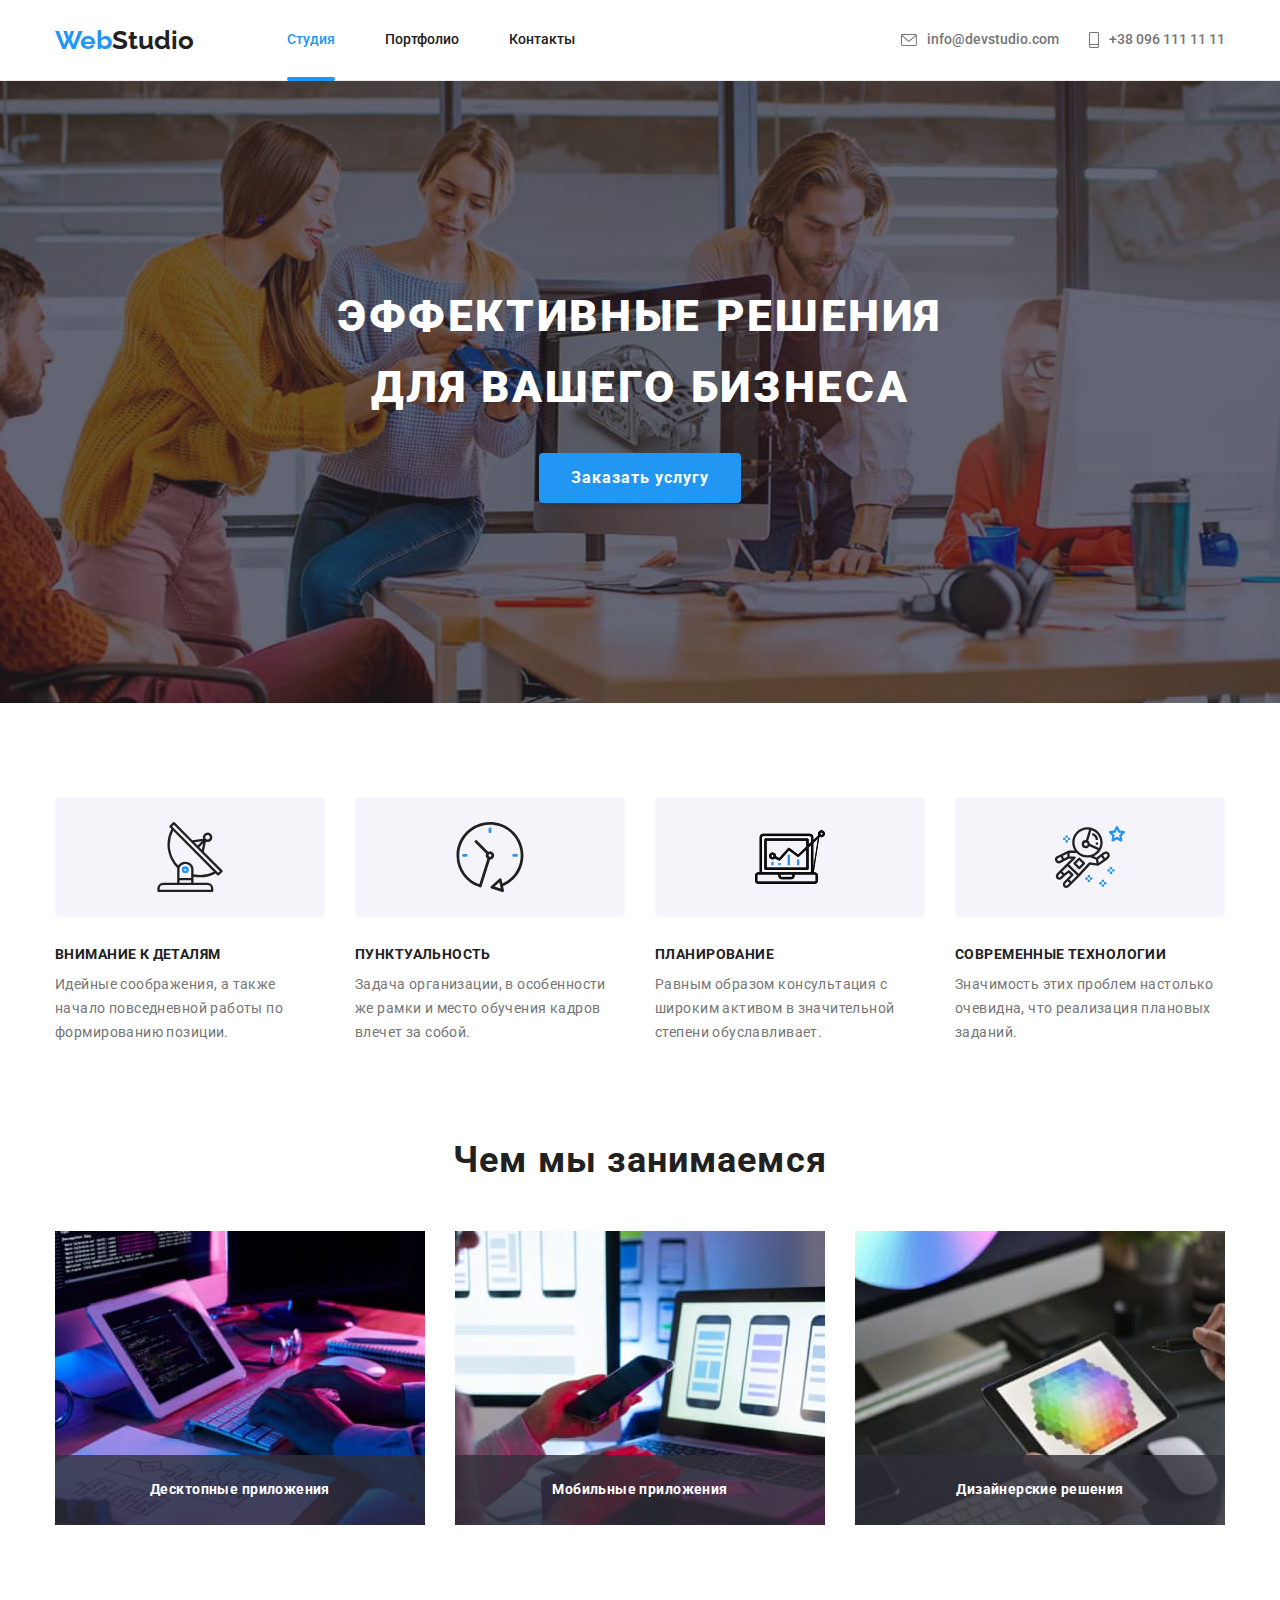
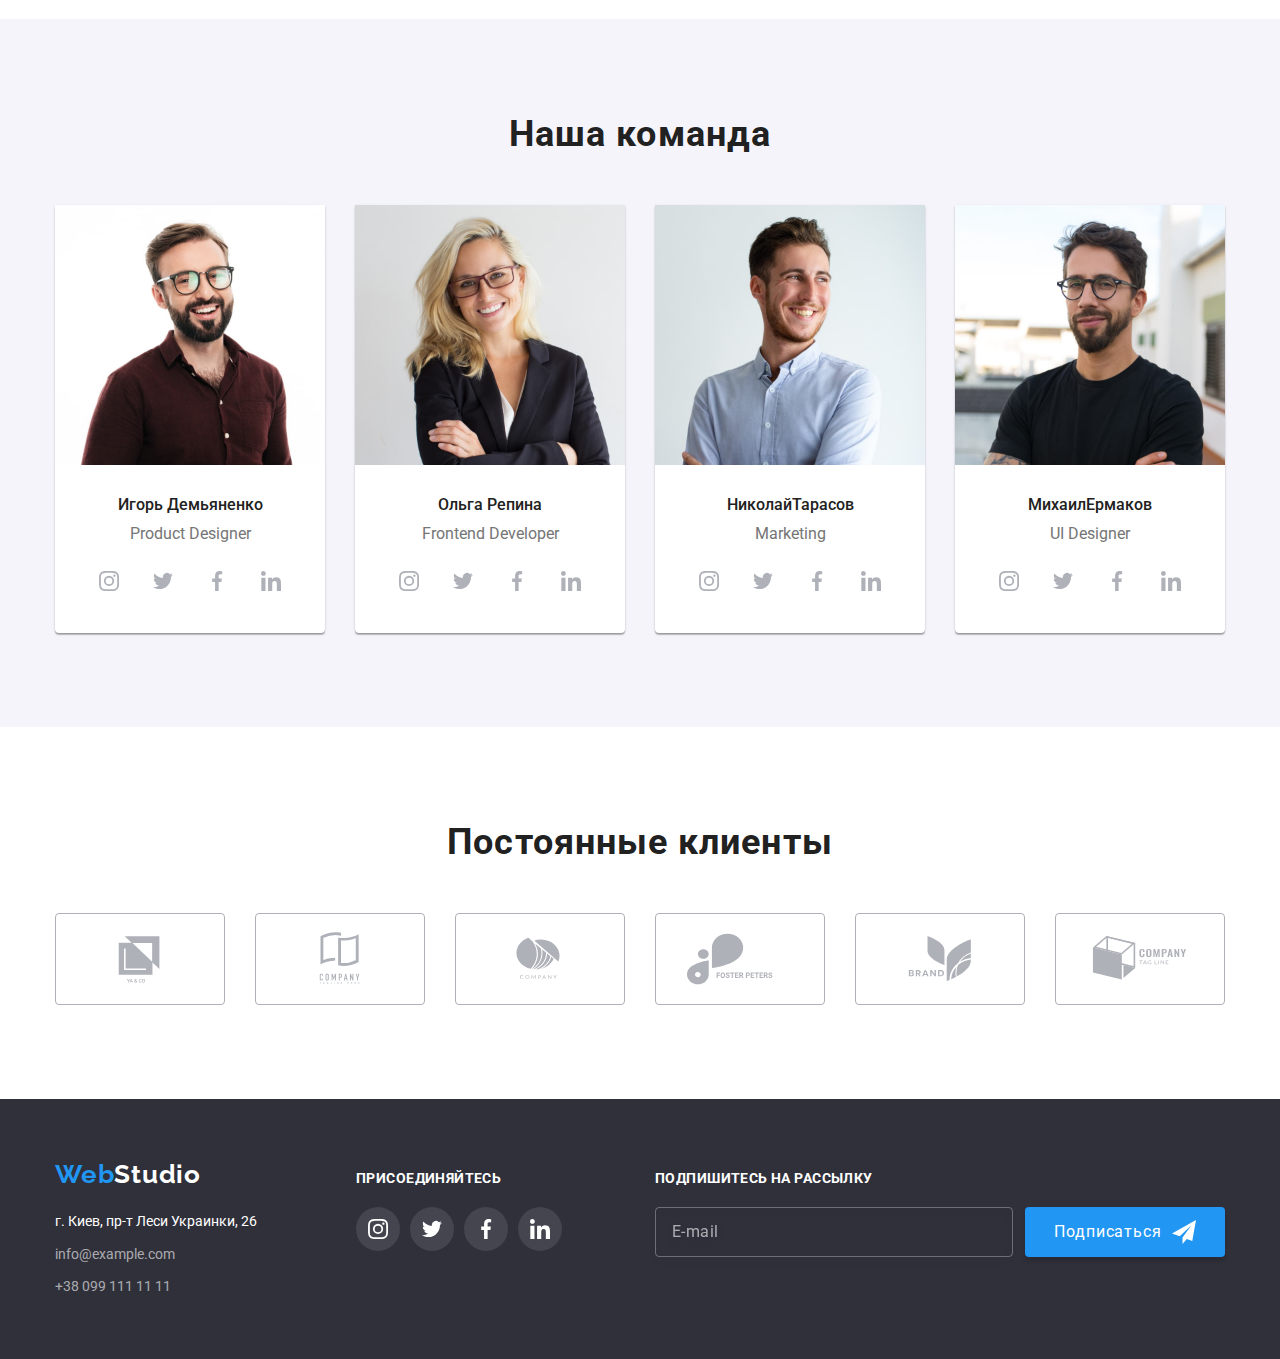
<file: index.html>
<!DOCTYPE html>
<html lang="ru">
  <head>
    <meta charset="UTF-8" />
    <meta http-equiv="X-UA-Compatible" content="IE=edge" />
    <meta name="viewport" content="width=device-width, initial-scale=1.0" />
    <title>WebStudio</title>
    <link
      rel="stylesheet"
      href="https://cdnjs.cloudflare.com/ajax/libs/modern-normalize/1.1.0/modern-normalize.min.css"
    />
    <link
      href="https://fonts.googleapis.com/css2?family=Raleway:wght@700&family=Roboto:wght@400;500;700;900&display=swap"
      rel="stylesheet"
    />
    <link rel="stylesheet" href="./css/main.min.css" />
  </head>
  <body>
    <!--шапка сайта-->
    <header class="header">
      <div class="container header__container">
        <a class="header__logo" href="./index.html"
          ><span class="header__logo-1">Web</span>Studio
        </a>
        <nav class="header__nav">
          <ul class="site-nav list">
            <li class="site-nav__items">
              <a class="site-nav__link current" href="./index.html">Студия</a>
            </li>
            <li class="site-nav__items">
              <a class="site-nav__link" href="./portfolio.html">Портфолио</a>
            </li>
            <li class="site-nav__items">
              <a class="site-nav__link" href="">Контакты</a>
            </li>
          </ul>
        </nav>
        <ul class="call list">
          <li class="call__items">
            <a class="call__link" href="mailto:info@devstudio.com">
              <svg class="call__emeil-icon">
                <use href="./images/icons.svg#icon-emeil"></use>
              </svg>
              info@devstudio.com
            </a>
          </li>
          <li class="call__items">
            <a class="call__link" href="tell:+380961111111">
              <svg class="call__tel-icon">
                <use href="./images/icons.svg#icon-tel"></use>
              </svg>
              +38 096 111 11 11</a
            >
          </li>
        </ul>
        <button
          type="button"
          class="menu-open-btn is-open"
          aria-expanded="false"
          data-menu-button
        >
          <svg
            width="24px"
            height="16px"
            class="menu-open-btn__icon menu-icon__open"
            aria-label="Переключатель мобильного меню"
          >
            <use href="./images/icons.svg#icon-menu_24px" class=""></use>
          </svg>
          <svg width="18.67px" height="18.67px" class="menu-icon__close">
            <use href="./images/icons.svg#icon-vector" class=""></use>
          </svg>
        </button>
        <div class="container-menu" data-menu>
          <div class="container-menu_top">
            <ul class="list">
              <li class="container-menu_item">
                <a href="./index.html" class="container-menu_link current"
                  >Студия</a
                >
              </li>
              <li class="container-menu_item">
                <a href="./portfolio.html" class="container-menu_link"
                  >Портфолио</a
                >
              </li>
              <li class="container-menu_item">
                <a href="" class="container-menu_link">Контакты</a>
              </li>
            </ul>
          </div>
          <div class="container-menu_bottom">
            <ul class="container-menu_call list">
              <li class="container-menu_tel">+38 096 111 11 11</li>
              <li class="container-menu_mail">info@devstudio.com</li>
            </ul>
            <ul class="menu-social-list list">
              <li class="menu-social-list__item">
                <a
                  href=""
                  class="menu-social-list__link link"
                  target="_blank"
                  rel="noopener noreferrer"
                  >Instagram</a
                >
              </li>
              <li class="menu-social-list__item">
                <a
                  href=""
                  target="_blank"
                  rel="noopener noreferrer"
                  class="menu-social-list__link"
                  >Twitter</a
                >
              </li>
              <li class="menu-social-list__item">
                <a
                  href=""
                  target="_blank"
                  rel="noopener noreferrer"
                  class="menu-social-list__link"
                  >Facebook</a
                >
              </li>
              <li class="menu-social-list__item">
                <a
                  href=""
                  target="_blank"
                  rel="noopener noreferrer"
                  class="menu-social-list__link"
                  >LinkedIn</a
                >
              </li>
            </ul>
          </div>
        </div>
      </div>
    </header>
    <main>
      <!--герой-->
      <section class="hero">
        <div class="container">
          <h1 class="hero__title">
            Эффективные решения <br />
            для вашего бизнеса
          </h1>
          <button data-modal-open class="hero__btn" type="button">
            Заказать услугу
          </button>
        </div>
      </section>
      <!--преимущества-->
      <section class="section">
        <div class="container">
          <h2 class="hidden-header">Наши преимущества</h2>
          <ul class="benefits list">
            <li class="benefits__card">
              <div class="benefits__border">
                <svg class="benefits__icon">
                  <use href="./images/icons.svg#icon-antena"></use>
                </svg>
              </div>

              <h3 class="benefits__title">Внимание к деталям</h3>
              <p class="benefits__text">
                Идейные соображения, а также начало повседневной работы по
                формированию позиции.
              </p>
            </li>
            <li class="benefits__card">
              <div class="benefits__border">
                <svg class="benefits__icon">
                  <use href="./images/icons.svg#icon-chasi"></use>
                </svg>
              </div>
              <h3 class="benefits__title">Пунктуальность</h3>
              <p class="benefits__text">
                Задача организации, в особенности же рамки и место обучения
                кадров влечет за собой.
              </p>
            </li>
            <li class="benefits__card">
              <div class="benefits__border">
                <svg class="benefits__icon">
                  <use href="./images/icons.svg#icon-comp"></use>
                </svg>
              </div>
              <h3 class="benefits__title">Планирование</h3>
              <p class="benefits__text">
                Равным образом консультация с широким активом в значительной
                степени обуславливает.
              </p>
            </li>
            <li class="benefits__card">
              <div class="benefits__border">
                <svg class="benefits__icon">
                  <use href="./images/icons.svg#icon-cosmonavt"></use>
                </svg>
              </div>
              <h3 class="benefits__title">Современные технологии</h3>
              <p class="benefits__text">
                Значимость этих проблем настолько очевидна, что реализация
                плановых заданий.
              </p>
            </li>
          </ul>
        </div>
      </section>
      <!--примеры работ-->
      <section class="section works">
        <div class="container">
          <h2 class="title-two">Чем мы занимаемся</h2>
          <ul class="works-examples list">
            <li class="works-examples__item">
              <div class="works-examples__bkg">
                <img
                  srcset="
                    ./images/desk-soft-1x.jpg 1x,
                    ./images/desk-soft-2x.jpg 2x
                  "
                  src="./images/desk-soft-1x.jpg"
                  alt="Человек набирает текст на клавиатуре планшета"
                  width="370"
                />
                <p class="works-examples__text">Десктопные приложения</p>
              </div>
            </li>
            <li class="works-examples__item">
              <div class="works-examples__bkg">
                <img
                  srcset="
                    ./images/mob-soft-1x.jpg 1x,
                    ./images/mob-soft-2x.jpg 2x
                  "
                  src="./images/mob-soft-1x.jpg"
                  alt="человек с телефоном работает за ноутбуком"
                  width="370"
                />
                <p class="works-examples__text">Мобильные приложения</p>
              </div>
            </li>
            <li class="works-examples__item">
              <div class="works-examples__bkg">
                <img
                  srcset="./images/design-1x.jpg 1x, ./images/design-2x.jpg 2x"
                  src="./images/design-1x.jpg"
                  alt="рука с планшетом"
                  width="370"
                />
                <p class="works-examples__text">Дизайнерские решения</p>
              </div>
            </li>
          </ul>
        </div>
      </section>
      <!--сотрудники-->
      <section class="employee section">
        <div class="container">
          <h2 class="title-two">Наша команда</h2>
          <ul class="employee__list list">
            <li class="employee__card">
              <picture>
                <source
                  srcset="
                    ./images/igor-demianenko-1x.jpg 1x,
                    ./images/igor-demianenko-2x.jpg 2x
                  "
                  media="(min-width:1200px)"
                />
                <source
                  srcset="
                    ./images/igor-demianenko-tablet-1x.jpg 1x,
                    ./images/igor-demianenko-tablet-2x.jpg 2x
                  "
                  media="(min-width:768px)"
                />
                <source
                  srcset="
                    ./images/igor-demianenko-mobile-1x.jpg 1x,
                    ./images/igor-demianenko-mobile-2x.jpg 2x
                  "
                  media="(min-width:320px)"
                />
                <img
                  src="./images/igor-demianenko-1x.jpg"
                  alt="Игорь Демьяненко"
                />
              </picture>

              <div class="employee__card-content">
                <h3 class="employee__name">Игорь Демьяненко</h3>
                <p class="employee__profession">Product Designer</p>

                <ul class="list network">
                  <li class="network__list">
                    <a class="network__link" href="/">
                      <svg class="network__icon" width="20px" height="20px">
                        <use href="./images/icons.svg#icon-insta"></use>
                      </svg>
                    </a>
                  </li>
                  <li class="network__list">
                    <a class="network__link" href="/">
                      <svg class="network__icon" width="20px" height="20px">
                        <use href="./images/icons.svg#icon-twit"></use>
                      </svg>
                    </a>
                  </li>
                  <li class="network__list">
                    <a class="network__link" href="/">
                      <svg class="network__icon" width="20px" height="20px">
                        <use href="./images/icons.svg#icon-facebook"></use>
                      </svg>
                    </a>
                  </li>
                  <li class="network__list">
                    <a class="network__link" href="/">
                      <svg class="network__icon" width="20px" height="20px">
                        <use href="./images/icons.svg#icon-linkedin"></use>
                      </svg>
                    </a>
                  </li>
                </ul>
              </div>
            </li>

            <li class="employee__card">
              <picture>
                <source
                  srcset="
                    ./images/olgarepina.jpg         1x,
                    ./images/olgarepina-desk-2x.jpg 2x
                  "
                  media="(min-width:1200px)"
                />
                <source
                  srcset="
                    ./images/olgarepina-tablet-1x.jpg 1x,
                    ./images/olgarepina-tablet-2x.jpg 2x
                  "
                  media="(min-width:768px)"
                />
                <source
                  srcset="
                    ./images/olgarepina-mobile-1x.jpg 1x,
                    ./images/olgarepina-mobile-2x.jpg 2x
                  "
                  media="(min-width:320px)"
                />
                <img src="./images/olgarepina.jpg" alt="Ольга Репина" />
              </picture>

              <div class="employee__card-content">
                <h3 class="employee__name">Ольга Репина</h3>
                <p class="employee__profession">Frontend Developer</p>
                <ul class="list network">
                  <li class="network__list">
                    <a class="network__link" href="/">
                      <svg class="network__icon" width="20px" height="20px">
                        <use href="./images/icons.svg#icon-insta"></use>
                      </svg>
                    </a>
                  </li>
                  <li class="network__list">
                    <a class="network__link" href="/">
                      <svg class="network__icon" width="20px" height="20px">
                        <use href="./images/icons.svg#icon-twit"></use>
                      </svg>
                    </a>
                  </li>
                  <li class="network__list">
                    <a class="network__link" href="/">
                      <svg class="network__icon" width="20px" height="20px">
                        <use href="./images/icons.svg#icon-facebook"></use>
                      </svg>
                    </a>
                  </li>
                  <li class="network__list">
                    <a class="network__link" href="/">
                      <svg class="network__icon" width="20px" height="20px">
                        <use href="./images/icons.svg#icon-linkedin"></use>
                      </svg>
                    </a>
                  </li>
                </ul>
              </div>
            </li>
            <li class="employee__card">
              <picture>
                <source
                  srcset="
                    ./images/nikolaitarasov.jpg         1x,
                    ./images/nikolaitarasov-desk-2x.jpg 2x
                  "
                  media="(min-width:1200px)"
                />
                <source
                  srcset="
                    ./images/nikolaitarasov-tablet-1x.jpg 1x,
                    ./images/nikolaitarasov-tablet-2x.jpg 2x
                  "
                  media="(min-width:768px)"
                />
                <source
                  srcset="
                    ./images/nikolaitarasov-mobile-1x.jpg 1x,
                    ./images/nikolaitarasov-mobile-2x.jpg 2x
                  "
                  media="(min-width:320px)"
                />
                <img src="./images/nikolaitarasov.jpg" alt="НиколайТарасов" />
              </picture>
              <div class="employee__card-content">
                <h3 class="employee__name">НиколайТарасов</h3>
                <p class="employee__profession">Marketing</p>
                <div>
                  <ul class="list network">
                    <li class="network__list">
                      <a class="network__link" href="/">
                        <svg class="network__icon" width="20px" height="20px">
                          <use href="./images/icons.svg#icon-insta"></use>
                        </svg>
                      </a>
                    </li>
                    <li class="network__list">
                      <a class="network__link" href="/">
                        <svg class="network__icon" width="20px" height="20px">
                          <use href="./images/icons.svg#icon-twit"></use>
                        </svg>
                      </a>
                    </li>
                    <li class="network__list">
                      <a class="network__link" href="/">
                        <svg class="network__icon" width="20px" height="20px">
                          <use href="./images/icons.svg#icon-facebook"></use>
                        </svg>
                      </a>
                    </li>
                    <li class="network__list">
                      <a class="network__link" href="/">
                        <svg class="network__icon" width="20px" height="20px">
                          <use href="./images/icons.svg#icon-linkedin"></use>
                        </svg>
                      </a>
                    </li>
                  </ul>
                </div>
              </div>
            </li>
            <li class="employee__card">
              <picture>
                <source
                  srcset="
                    ./images/mihailermakov.jpg         1x,
                    ./images/mihailermakov-desk-2x.jpg 2x
                  "
                  media="(min-width:1200px)"
                />
                <source
                  srcset="
                    ./images/mihailermakov-tablet-1x.jpg 1x,
                    ./images/mihailermakov-tablet-2x.jpg 2x
                  "
                  media="(min-width:768px)"
                />
                <source
                  srcset="
                    ./images/mihailermakov-mobile-1x.jpg 1x,
                    ./images/mihailermakov-mobile-2x.jpg 2x
                  "
                  media="(min-width:320px)"
                />
                <img src="./images/mihailermakov.jpg" alt="МихаилЕрмаков" />
              </picture>

              <div class="employee__card-content">
                <h3 class="employee__name">МихаилЕрмаков</h3>
                <p class="employee__profession">UI Designer</p>
                <ul class="list network">
                  <li class="network__list">
                    <a class="network__link" href="/">
                      <svg class="network__icon" width="20px" height="20px">
                        <use href="./images/icons.svg#icon-insta"></use>
                      </svg>
                    </a>
                  </li>
                  <li class="network__list">
                    <a class="network__link" href="/">
                      <svg class="network__icon" width="20px" height="20px">
                        <use href="./images/icons.svg#icon-twit"></use>
                      </svg>
                    </a>
                  </li>
                  <li class="network__list">
                    <a class="network__link" href="/">
                      <svg class="network__icon" width="20px" height="20px">
                        <use href="./images/icons.svg#icon-facebook"></use>
                      </svg>
                    </a>
                  </li>
                  <li class="network__list">
                    <a class="network__link" href="/">
                      <svg class="network__icon" width="20px" height="20px">
                        <use href="./images/icons.svg#icon-linkedin"></use>
                      </svg>
                    </a>
                  </li>
                </ul>
              </div>
            </li>
          </ul>
        </div>
      </section>
      <!--постоянные клиенты-->
      <section class="clients-section section">
        <div class="container">
          <h2 class="clients-section-title">Постоянные клиенты</h2>
          <ul class="clients list">
            <li class="clients__item">
              <a class="clients__link" href="/">
                <svg class="clients__icon" width="106px" height="60px">
                  <use href="./images/icons.svg#icon-client1"></use>
                </svg>
              </a>
            </li>
            <li class="clients__item">
              <a class="clients__link" href="/">
                <svg class="clients__icon" width="106px" height="60px">
                  <use href="./images/icons.svg#icon-client2"></use>
                </svg>
              </a>
            </li>
            <li class="clients__item">
              <a class="clients__link" href="/">
                <svg class="clients__icon" width="106px" height="60px">
                  <use href="./images/icons.svg#icon-client3"></use>
                </svg>
              </a>
            </li>
            <li class="clients__item">
              <a class="clients__link" href="/">
                <svg class="clients__icon" width="106px" height="60px">
                  <use href="./images/icons.svg#icon-client4"></use>
                </svg>
              </a>
            </li>
            <li class="clients__item">
              <a class="clients__link" href="/">
                <svg class="clients__icon" width="106px" height="60px">
                  <use href="./images/icons.svg#icon-client5"></use>
                </svg>
              </a>
            </li>
            <li class="clients__item">
              <a class="clients__link" href="/">
                <svg class="clients__icon" width="106px" height="60px">
                  <use href="./images/icons.svg#icon-client6"></use>
                </svg>
              </a>
            </li>
          </ul>
        </div>
      </section>
    </main>
    <!--футер-->
    <footer class="footer">
      <div class="container footer__container">
        <div class="footer__container-adress">
          <a class="footer__logo" href="./index.html"
            ><span class="footer__logo-web">Web</span>Studio</a
          >
          <address class="address">
            <ul class="list">
              <li>
                <a
                  class="address__link-physical"
                  href="https://www.google.com/maps/place/%D0%B1%D1%83%D0%BB.+%D0%9B%D0%B5%D1%81%D0%B8+%D0%A3%D0%BA%D1%80%D0%B0%D0%B8%D0%BD%D0%BA%D0%B8,+26,+%D0%9A%D0%B8%D0%B5%D0%B2,+02000/@50.4265807,30.5361971,17z/data=!3m1!4b1!4m5!3m4!1s0x40d4cf0e033ecbe9:0x57a4dffefec77da0!8m2!3d50.4265807!4d30.5383858"
                  >г. Киев, пр-т Леси Украинки, 26</a
                >
              </li>
              <li>
                <a class="address__link" href="mailto:info@example.com"
                  >info@example.com</a
                >
              </li>
              <li>
                <a class="address__link" href="tel:+380991111111"
                  >+38 099 111 11 11</a
                >
              </li>
            </ul>
          </address>
        </div>
        <div class="join">
          <h3 class="footer__header">Присоединяйтесь</h3>
          <ul class="join__list list">
            <li class="join__item">
              <a class="join__link" href="/">
                <svg class="join__icon" width="20px" height="20px">
                  <use href="./images/icons.svg#icon-insta"></use>
                </svg>
              </a>
            </li>
            <li class="join__item">
              <a class="join__link" href="/">
                <svg class="join__icon" width="20px" height="20px">
                  <use href="./images/icons.svg#icon-twit"></use>
                </svg>
              </a>
            </li>
            <li class="join__item">
              <a class="join__link" href="/">
                <svg class="join__icon" width="20px" height="20px">
                  <use href="./images/icons.svg#icon-facebook"></use>
                </svg>
              </a>
            </li>
            <li class="join__item">
              <a class="join__link" href="/">
                <svg class="join__icon" width="20px" height="20px">
                  <use href="./images/icons.svg#icon-linkedin"></use>
                </svg>
              </a>
            </li>
          </ul>
        </div>
        <form action="#" class="subscription">
          <label class="subscription__header" for="subscription"
            >Подпишитесь на рассылку</label
          >
          <div class="subscription__form">
            <input
              class="subscription__input"
              type="email"
              name="sub"
              id="subscription"
              placeholder="E-mail"
            />
            <button class="subscription__btn" type="submit">
              <span class="subscription__btn-text">Подписаться</span>
              <svg class="icon-send" width="24px" height="24px">
                <use href="./images/icons.svg#icon-send"></use>
              </svg>
            </button>
          </div>
        </form>
      </div>
    </footer>
    <div data-modal class="backdrop is-hidden">
      <div class="modal">
        <button data-modal-close class="modal-close__btn">
          <svg width="11" height="11">
            <use href="./images/icons.svg#icon-vector"></use>
          </svg>
        </button>
        <form action="#">
          <p class="modal__title">Оставьте свои данные, мы вам перезвоним</p>
          <div class="modal__form">
            <label for="name"> Имя </label>
            <input
              class="modal__input"
              type="text"
              name="name"
              id="name"
              required
              placeholder=" "
            />
            <span class="modal__icon">
              <svg width="18px" height="18px">
                <use href="images/icons.svg#icon-name"></use>
              </svg>
            </span>
          </div>

          <div class="modal__form">
            <label for="tel"> Телефон </label>
            <input
              class="modal__input"
              type="tel"
              name="tel"
              id="tel"
              required
              placeholder=" "
            />
            <span class="modal__icon">
              <svg width="18px" height="18px">
                <use href="images/icons.svg#icon-phone"></use>
              </svg>
            </span>
          </div>
          <div class="modal__form">
            <label for="email"> Почта </label>
            <input
              class="modal__input"
              type="email"
              name="email"
              id="email"
              required
              placeholder=" "
            />
            <span class="modal__icon">
              <svg width="18px" height="18px">
                <use href="images/icons.svg#icon-emeil-modal"></use>
              </svg>
            </span>
          </div>
          <div class="modal__form">
            <label for="comment"> Комментарий </label>
            <textarea
              class="modal__textarea"
              name="comment"
              id="comment"
              rows="5"
              placeholder="Введите текст"
            ></textarea>
          </div>
          <label class="check">
            <input class="check__input" type="checkbox" name="agreement" />
            <span class="check__icon">
              <svg width="11px" height="8">
                <use href="images/icons.svg#icon-check"></use>
              </svg>
            </span>
            Соглашаюсь с рассылкой и принимаю &nbsp;
            <a class="check__agreement" href="#"> Условия договора</a>
          </label>
          <button class="modal__btn" type="submit">Отправить</button>
        </form>
      </div>
    </div>
    <script src="./js/modal.js"></script>
    <script src="./js/mobile-menu.js"></script>
  </body>
</html>
</file>
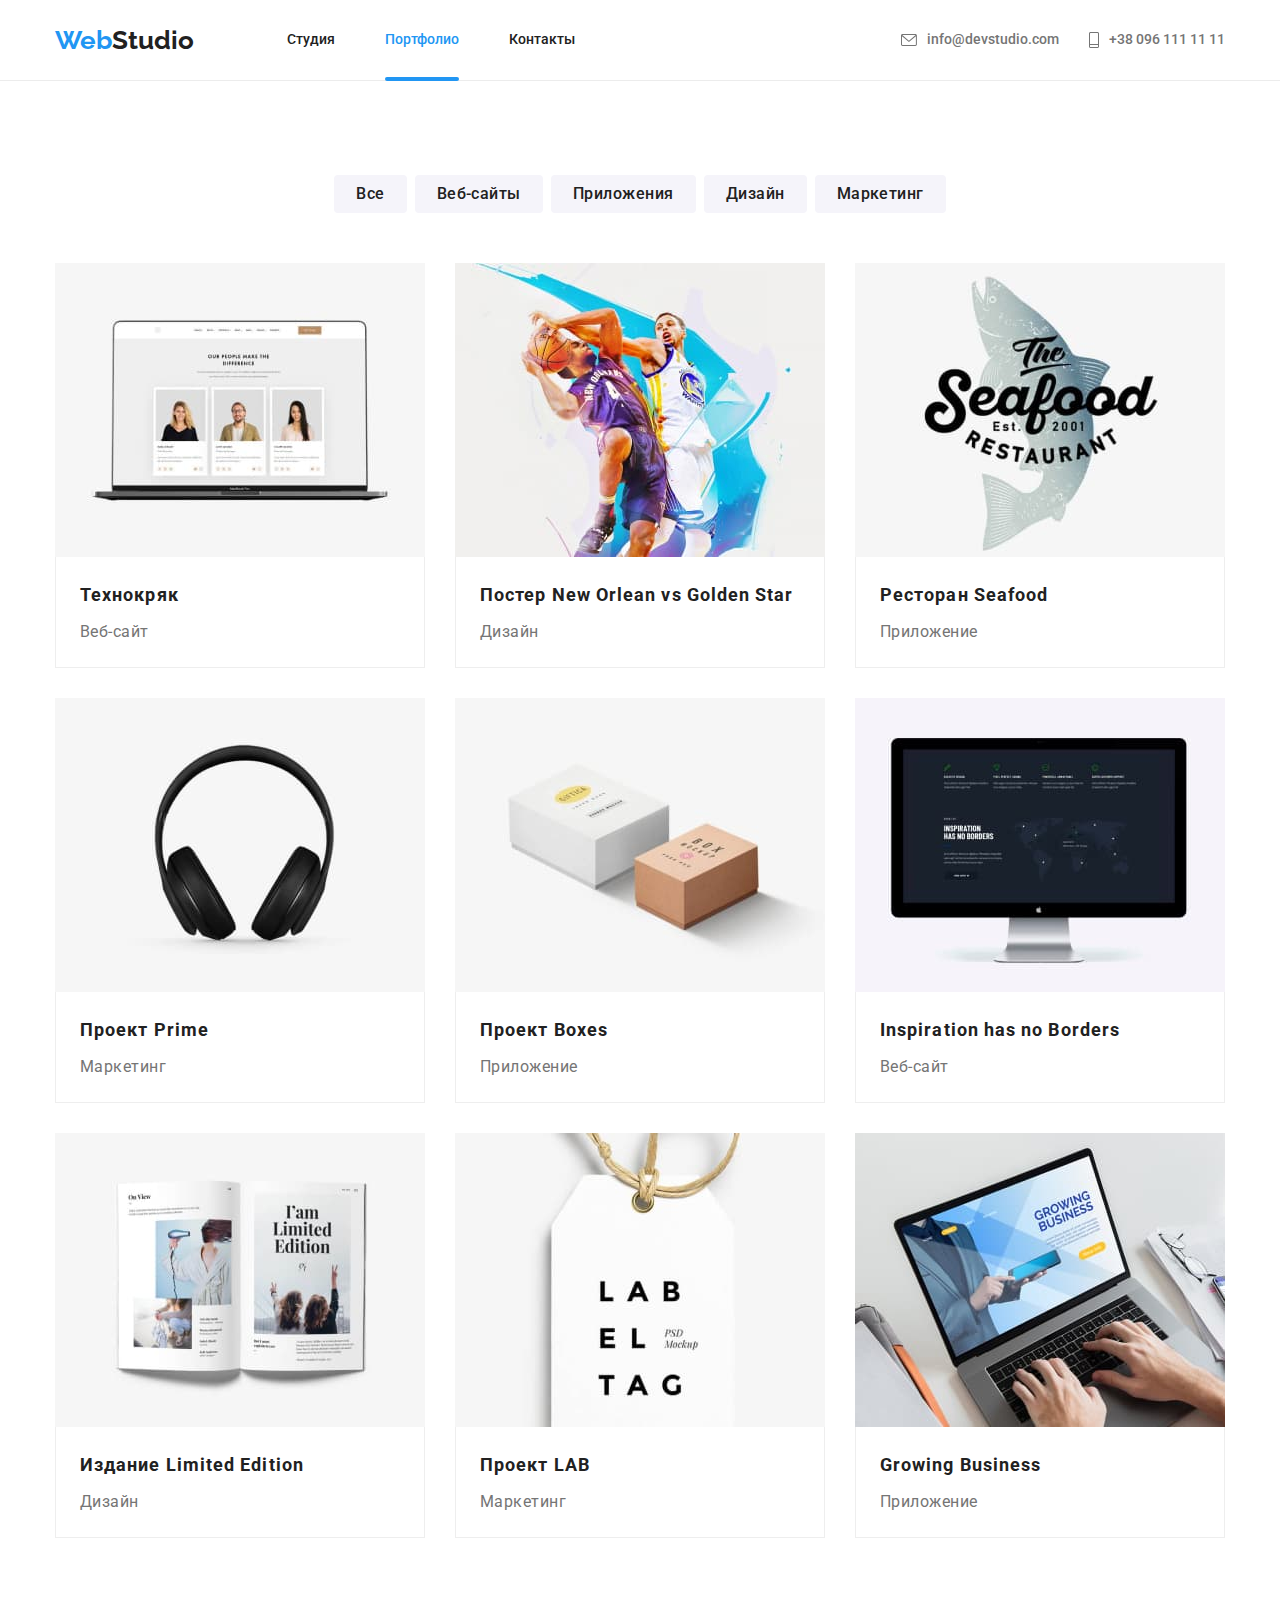
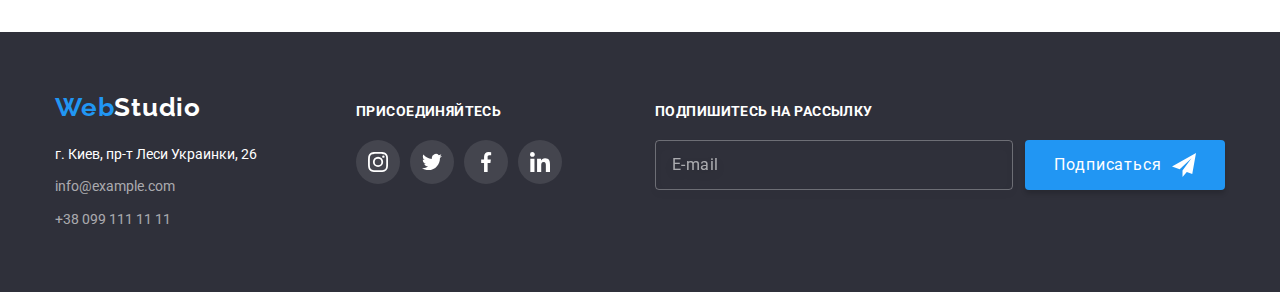
<file: portfolio.html>
<!DOCTYPE html>
<html lang="ru">
  <head>
    <meta charset="UTF-8" />
    <meta http-equiv="X-UA-Compatible" content="IE=edge" />
    <meta name="viewport" content="width=device-width, initial-scale=1.0" />
    <title>WebStudio</title>
    <link
      rel="stylesheet"
      href="https://cdnjs.cloudflare.com/ajax/libs/modern-normalize/1.1.0/modern-normalize.min.css"
    />
    <link
      href="https://fonts.googleapis.com/css2?family=Raleway:wght@700&family=Roboto:wght@400;500;700;900&display=swap"
      rel="stylesheet"
    />
    <link rel="stylesheet" href="./css/main.min.css" />
  </head>
  <body>
    <!--шапка сайта-->
    <header class="header">
      <div class="container header__container">
        <a class="header__logo" href="./index.html"
          ><span class="header__logo-1">Web</span>Studio
        </a>
        <nav class="header__nav">
          <ul class="site-nav list">
            <li class="site-nav__items">
              <a class="site-nav__link" href="./index.html">Студия</a>
            </li>
            <li class="site-nav__items">
              <a class="site-nav__link current" href="./portfolio.html"
                >Портфолио</a
              >
            </li>
            <li class="site-nav__items">
              <a class="site-nav__link" href="">Контакты</a>
            </li>
          </ul>
        </nav>
        <ul class="call list">
          <li class="call__items">
            <a class="call__link" href="mailto:info@devstudio.com">
              <svg class="call__emeil-icon">
                <use href="./images/icons.svg#icon-emeil"></use>
              </svg>
              info@devstudio.com
            </a>
          </li>
          <li class="call__items">
            <a class="call__link" href="tell:+380961111111">
              <svg class="call__tel-icon">
                <use href="./images/icons.svg#icon-tel"></use>
              </svg>
              +38 096 111 11 11</a
            >
          </li>
        </ul>
        <button
          type="button"
          class="menu-open-btn is-open"
          aria-expanded="false"
          data-menu-button
        >
          <svg
            width="24px"
            height="16px"
            class="menu-open-btn__icon menu-icon__open"
            aria-label="Переключатель мобильного меню"
          >
            <use href="./images/icons.svg#icon-menu_24px" class=""></use>
          </svg>
          <svg width="18.67px" height="18.67px" class="menu-icon__close">
            <use href="./images/icons.svg#icon-vector" class=""></use>
          </svg>
        </button>
        <div class="container-menu" data-menu>
          <div class="container-menu_top">
            <ul class="list">
              <li class="container-menu_item">
                <a href="./index.html" class="container-menu_link">Студия</a>
              </li>
              <li class="container-menu_item">
                <a href="./portfolio.html" class="container-menu_link current"
                  >Портфолио</a
                >
              </li>
              <li class="container-menu_item">
                <a href="" class="container-menu_link">Контакты</a>
              </li>
            </ul>
          </div>
          <div class="container-menu_bottom">
            <ul class="container-menu_call list">
              <li class="container-menu_tel">+38 096 111 11 11</li>
              <li class="container-menu_mail">info@devstudio.com</li>
            </ul>
            <ul class="menu-social-list list">
              <li class="menu-social-list__item">
                <a
                  href=""
                  class="menu-social-list__link link"
                  target="_blank"
                  rel="noopener noreferrer"
                  >Instagram</a
                >
              </li>
              <li class="menu-social-list__item">
                <a
                  href=""
                  target="_blank"
                  rel="noopener noreferrer"
                  class="menu-social-list__link"
                  >Twitter</a
                >
              </li>
              <li class="menu-social-list__item">
                <a
                  href=""
                  target="_blank"
                  rel="noopener noreferrer"
                  class="menu-social-list__link"
                  >Facebook</a
                >
              </li>
              <li class="menu-social-list__item">
                <a
                  href=""
                  target="_blank"
                  rel="noopener noreferrer"
                  class="menu-social-list__link"
                  >LinkedIn</a
                >
              </li>
            </ul>
          </div>
        </div>
      </div>
    </header>
    <main>
      <!--фильтр-->
      <section class="section">
        <div class="container">
          <h1 class="hidden-header">Фильтр</h1>
          <ul class="filter list">
            <li class="filter__item">
              <button class="filter__link" type="button">Все</button>
            </li>
            <li class="filter__item">
              <button class="filter__link" type="button">Веб-сайты</button>
            </li>
            <li class="filter__item">
              <button class="filter__link" type="button">Приложения</button>
            </li>
            <li class="filter__item">
              <button class="filter__link" type="button">Дизайн</button>
            </li>
            <li class="filter__item">
              <button class="filter__link" type="button">Маркетинг</button>
            </li>
          </ul>
          <ul class="galery list">
            <li class="galery__list">
              <a class="galery__link" href="">
                <div class="galery__image">
                  <picture>
                    <source
                      srcset="
                        ./images/tehnokryak-desk-1x.jpg 1x,
                        ./images/tehnokryak-desk-2x.jpg 2x
                      "
                      media="(min-width: 1200px)"
                    />
                    <source
                      srcset="
                        ./images/tehnokryak-tab-1x.jpg 1x,
                        ./images/tehnokryak-tab-2x.jpg 2x
                      "
                      media="(min-width: 768px)"
                    />
                    <source
                      srcset="
                        ./images/tehnokryak-mob-1x.jpg 1x,
                        ./images/tehnokryak-mob-2x.jpg 2x
                      "
                      media="(min-width: 320px)"
                    />
                    <img
                      src="./images/tehnokryak-desk-1x.jpg"
                      alt="сайт Технокряк открыт на ноутбуке"
                    />
                  </picture>
                  <p class="galery__text">
                    Технокряк это современная площадка распространения
                    коронавируса. Компании используют эту платформу для
                    цифрового шпионажа и атак на защищённые сервера конкурентов.
                  </p>
                </div>
                <div class="galery-frame">
                  <h3 class="galery-frame__title">Технокряк</h3>
                  <p class="galery-frame__text">Веб-сайт</p>
                </div>
              </a>
            </li>
            <li class="galery__list">
              <a class="galery__link" href="">
                <div class="galery__image">
                  <picture>
                    <source
                      srcset="
                        ./images/neworlean-desk-1x.jpg 1x,
                        ./images/neworlean-desk-2x.jpg 2x
                      "
                      media="(min-width: 1200px)"
                    />
                    <source
                      srcset="
                        ./images/neworlean-tab-1x.jpg 1x,
                        ./images/neworlean-tab-2x.jpg 2x
                      "
                      media="(min-width: 768px)"
                    />
                    <source
                      srcset="
                        ./images/neworlean-mob-1x.jpg 1x,
                        ./images/neworlean-mob-2x.jpg 2x
                      "
                      media="(min-width: 320px)"
                    />
                    <img
                      src="./images/neworlean-desk-1x.jpg"
                      alt="Баскетболисты разных команд"
                    />
                  </picture>

                  <p class="galery__text">
                    Технокряк это современная площадка распространения
                    коронавируса. Компании используют эту платформу для
                    цифрового шпионажа и атак на защищённые сервера конкурентов.
                  </p>
                </div>
                <div class="galery-frame">
                  <h3 class="galery-frame__title">
                    Постер New Orlean vs Golden Star
                  </h3>
                  <p class="galery-frame__text">Дизайн</p>
                </div>
              </a>
            </li>
            <li class="galery__list">
              <a class="galery__link" href="">
                <div class="galery__image">
                  <picture>
                    <source
                      srcset="
                        ./images/seafood-desk-1x.jpg 1x,
                        ./images/seafood-desk-2x.jpg 2x
                      "
                      media="(min-width: 1200px)"
                    />
                    <source
                      srcset="
                        ./images/seafood-tab-1x.jpg 1x,
                        ./images/seafood-tab-2x.jpg 2x
                      "
                      media="(min-width: 768px)"
                    />
                    <source
                      srcset="
                        ./images/seafood-mob-1x.jpg 1x,
                        ./images/seafood-mob-2x.jpg 2x
                      "
                      media="(min-width: 320px)"
                    />
                    <img
                      src="./images/seafood-desk-1x.jpg"
                      alt="Логотип ресторана"
                    />
                  </picture>

                  <p class="galery__text">
                    Технокряк это современная площадка распространения
                    коронавируса. Компании используют эту платформу для
                    цифрового шпионажа и атак на защищённые сервера конкурентов.
                  </p>
                </div>
                <div class="galery-frame">
                  <h3 class="galery-frame__title">Ресторан Seafood</h3>
                  <p class="galery-frame__text">Приложение</p>
                </div>
              </a>
            </li>
            <li class="galery__list">
              <a class="galery__link" href="">
                <div class="galery__image">
                  <picture>
                    <source
                      srcset="
                        ./images/prime-desk-1x.jpg 1x,
                        ./images/prime-desk-2x.jpg 2x
                      "
                      media="(min-width: 1200px)"
                    />
                    <source
                      srcset="
                        ./images/prime-tab-1x.jpg 1x,
                        ./images/prime-tab-2x.jpg 2x
                      "
                      media="(min-width: 768px)"
                    />
                    <source
                      srcset="
                        ./images/prime-mob-1x.jpg 1x,
                        ./images/prime-mob-2x.jpg 2x
                      "
                      media="(min-width: 320px)"
                    />
                    <img src="./images/prime-desk-1x.jpg" alt="Наушники" />
                  </picture>

                  <p class="galery__text">
                    Технокряк это современная площадка распространения
                    коронавируса. Компании используют эту платформу для
                    цифрового шпионажа и атак на защищённые сервера конкурентов.
                  </p>
                </div>
                <div class="galery-frame">
                  <h3 class="galery-frame__title">Проект Prime</h3>
                  <p class="galery-frame__text">Маркетинг</p>
                </div>
              </a>
            </li>
            <li class="galery__list">
              <a class="galery__link" href="">
                <div class="galery__image">
                  <picture>
                    <source
                      srcset="
                        ./images/boxes-desk-1x.jpg 1x,
                        ./images/boxes-desk-2x.jpg 2x
                      "
                      media="(min-width: 1200px)"
                    />
                    <source
                      srcset="
                        ./images/boxes-tab-1x.jpg 1x,
                        ./images/boxes-tab-2x.jpg 2x
                      "
                      media="(min-width: 768px)"
                    />
                    <source
                      srcset="
                        ./images/boxes-mob-1x.jpg 1x,
                        ./images/boxes-mob-2x.jpg 2x
                      "
                      media="(min-width: 320px)"
                    />
                    <img src="./images/boxes-desk-1x.jpg" alt="Две коробки" />
                  </picture>

                  <p class="galery__text">
                    Технокряк это современная площадка распространения
                    коронавируса. Компании используют эту платформу для
                    цифрового шпионажа и атак на защищённые сервера конкурентов.
                  </p>
                </div>
                <div class="galery-frame">
                  <h3 class="galery-frame__title">Проект Boxes</h3>
                  <p class="galery-frame__text">Приложение</p>
                </div>
              </a>
            </li>
            <li class="galery__list">
              <a class="galery__link" href="">
                <div class="galery__image">
                  <picture>
                    <source
                      srcset="
                        ./images/inspiration-desk-1x.jpg 1x,
                        ./images/inspiration-desk-2x.jpg 2x
                      "
                      media="(min-width: 1200px)"
                    />
                    <source
                      srcset="
                        ./images/inspiration-tab-1x.jpg 1x,
                        ./images/inspiration-tab-2x.jpg 2x
                      "
                      media="(min-width: 768px)"
                    />
                    <source
                      srcset="
                        ./images/inspiration-mob-1x.jpg 1x,
                        ./images/inspiration-mob-2x.jpg 2x
                      "
                      media="(min-width: 320px)"
                    />
                    <img
                      src="./images/inspiration-desk-1x.jpg"
                      alt="Монитор с открытым веб-сайтом"
                    />
                  </picture>

                  <p class="galery__text">
                    Технокряк это современная площадка распространения
                    коронавируса. Компании используют эту платформу для
                    цифрового шпионажа и атак на защищённые сервера конкурентов.
                  </p>
                </div>
                <div class="galery-frame">
                  <h3 class="galery-frame__title">
                    Inspiration has no Borders
                  </h3>
                  <p class="galery-frame__text">Веб-сайт</p>
                </div>
              </a>
            </li>
            <li class="galery__list">
              <a class="galery__link" href="">
                <div class="galery__image">
                  <picture>
                    <source
                      srcset="
                        ./images/limited-edition-desk-1x.jpg 1x,
                        ./images/limited-edition-desk-2x.jpg 2x
                      "
                      media="(min-width: 1200px)"
                    />
                    <source
                      srcset="
                        ./images/limited-edition-tab-1x.jpg 1x,
                        ./images/limited-edition-tab-2x.jpg 2x
                      "
                      media="(min-width: 768px)"
                    />
                    <source
                      srcset="
                        ./images/limited-edition-mob-1x.jpg 1x,
                        ./images/limited-edition-mob-2x.jpg 2x
                      "
                      media="(min-width: 320px)"
                    />
                    <img
                      src="./images/limited-edition-desk-1x.jpg"
                      alt="книга"
                    />
                  </picture>

                  <p class="galery__text">
                    Технокряк это современная площадка распространения
                    коронавируса. Компании используют эту платформу для
                    цифрового шпионажа и атак на защищённые сервера конкурентов.
                  </p>
                </div>
                <div class="galery-frame">
                  <h3 class="galery-frame__title">Издание Limited Edition</h3>
                  <p class="galery-frame__text">Дизайн</p>
                </div>
              </a>
            </li>
            <li class="galery__list">
              <a class="galery__link" href="">
                <div class="galery__image">
                  <picture>
                    <source
                      srcset="
                        ./images/lab-desk-1x.jpg 1x,
                        ./images/lab-desk-2x.jpg 2x
                      "
                      media="(min-width: 1200px)"
                    />
                    <source
                      srcset="
                        ./images/lab-tab-1x.jpg 1x,
                        ./images/lab-tab-2x.jpg 2x
                      "
                      media="(min-width: 768px)"
                    />
                    <source
                      srcset="
                        ./images/lab-mob-1x.jpg 1x,
                        ./images/lab-mob-2x.jpg 2x
                      "
                      media="(min-width: 320px)"
                    />
                    <img src="./images/lab-desk-1x.jpg" alt="Бирка" />
                  </picture>

                  <p class="galery__text">
                    Технокряк это современная площадка распространения
                    коронавируса. Компании используют эту платформу для
                    цифрового шпионажа и атак на защищённые сервера конкурентов.
                  </p>
                </div>
                <div class="galery-frame">
                  <h3 class="galery-frame__title">Проект LAB</h3>
                  <p class="galery-frame__text">Маркетинг</p>
                </div>
              </a>
            </li>
            <li class="galery__list">
              <a class="galery__link" href="">
                <div class="galery__image">
                  <picture>
                    <source
                      srcset="
                        ./images/growing-business-desk-1x.jpg 1x,
                        ./images/growing-business-desk-2x.jpg 2x
                      "
                      media="(min-width: 1200px)"
                    />
                    <source
                      srcset="
                        ./images/growing-business-tab-1x.jpg 1x,
                        ./images/growing-business-tab-2x.jpg 2x
                      "
                      media="(min-width: 768px)"
                    />
                    <source
                      srcset="
                        ./images/growing-business-mob-1x.jpg 1x,
                        ./images/growing-business-mob-2x.jpg 2x
                      "
                      media="(min-width: 320px)"
                    />
                    <img
                      src="./images/growing-business-desk-1x.jpg"
                      alt="Руки на клавиатуре ноутбука"
                    />
                  </picture>

                  <p class="galery__text">
                    Технокряк это современная площадка распространения
                    коронавируса. Компании используют эту платформу для
                    цифрового шпионажа и атак на защищённые сервера конкурентов.
                  </p>
                </div>
                <div class="galery-frame">
                  <h3 class="galery-frame__title">Growing Business</h3>
                  <p class="galery-frame__text">Приложение</p>
                </div>
              </a>
            </li>
          </ul>
        </div>
      </section>
    </main>
    <footer class="footer">
      <div class="container footer__container">
        <div class="footer__container-adress">
          <a class="footer__logo" href="./index.html"
            ><span class="footer__logo-web">Web</span>Studio</a
          >
          <address class="address">
            <ul class="list">
              <li>
                <a
                  class="address__link-physical"
                  href="https://www.google.com/maps/place/%D0%B1%D1%83%D0%BB.+%D0%9B%D0%B5%D1%81%D0%B8+%D0%A3%D0%BA%D1%80%D0%B0%D0%B8%D0%BD%D0%BA%D0%B8,+26,+%D0%9A%D0%B8%D0%B5%D0%B2,+02000/@50.4265807,30.5361971,17z/data=!3m1!4b1!4m5!3m4!1s0x40d4cf0e033ecbe9:0x57a4dffefec77da0!8m2!3d50.4265807!4d30.5383858"
                  >г. Киев, пр-т Леси Украинки, 26</a
                >
              </li>
              <li>
                <a class="address__link" href="mailto:info@example.com"
                  >info@example.com</a
                >
              </li>
              <li>
                <a class="address__link" href="tel:+380991111111"
                  >+38 099 111 11 11</a
                >
              </li>
            </ul>
          </address>
        </div>
        <div class="join">
          <h3 class="footer__header">Присоединяйтесь</h3>
          <ul class="join__list list">
            <li class="join__item">
              <a class="join__link" href="/">
                <svg class="join__icon" width="20px" height="20px">
                  <use href="./images/icons.svg#icon-insta"></use>
                </svg>
              </a>
            </li>
            <li class="join__item">
              <a class="join__link" href="/">
                <svg class="join__icon" width="20px" height="20px">
                  <use href="./images/icons.svg#icon-twit"></use>
                </svg>
              </a>
            </li>
            <li class="join__item">
              <a class="join__link" href="/">
                <svg class="join__icon" width="20px" height="20px">
                  <use href="./images/icons.svg#icon-facebook"></use>
                </svg>
              </a>
            </li>
            <li class="join__item">
              <a class="join__link" href="/">
                <svg class="join__icon" width="20px" height="20px">
                  <use href="./images/icons.svg#icon-linkedin"></use>
                </svg>
              </a>
            </li>
          </ul>
        </div>
        <form action="#" class="subscription">
          <label class="subscription__header" for="subscription"
            >Подпишитесь на рассылку</label
          >
          <div class="subscription__form">
            <input
              class="subscription__input"
              type="email"
              name="sub"
              id="subscription"
              placeholder="E-mail"
            />
            <button class="subscription__btn" type="submit">
              <span class="subscription__btn-text">Подписаться</span>
              <svg class="icon-send" width="24px" height="24px">
                <use href="./images/icons.svg#icon-send"></use>
              </svg>
            </button>
          </div>
        </form>
      </div>
    </footer>
    <script src="./js/mobile-menu.js"></script>
  </body>
</html>
</file>
<file: css/main.min.css>
:root{--primary-text-color: #757575 ;--tittle-text-color: #212121;--accent-color:#2196F3;--white-color:#ffffff;--background-grey: #2F303A;--background-light-grey: #F5F4FA;--card-set-gap: 30px;--icon-color: #AFB1B8}img{display:block;max-width:100%;height:auto}h1,h2,h3,h4,h5,h6,p,ul{margin-top:0;margin-bottom:0}body{background-color:var(--white-color);color:var(--primary-text-color);font-family:roboto,sans-serif}.list{padding:0;margin:0;list-style:none}.container{width:100%;padding-left:15px;padding-right:15px;margin:0 auto}@media screen and (max-width: 479px){.container{min-width:320px;max-width:480px}}@media screen and (min-width: 480px){.container{width:480px}}@media screen and (min-width: 768px){.container{width:768px}}@media screen and (min-width: 1200px){.container{width:1200px}}.section{padding-top:60px;padding-bottom:60px}@media screen and (min-width: 1200px){.section{padding-top:94px;padding-bottom:94px}}.section.no-padding{padding-top:0;padding-bottom:0}.header__nav{display:none}@media screen and (min-width: 768px){.header__nav{display:flex;align-items:center}}.header{border-bottom:1px solid #ececec}.header__container{display:flex;align-items:center;height:60px}@media screen and (min-width: 768px){.header__container{height:80px;display:flex;align-items:center;justify-content:center}}.header__logo{color:var(--tittle-text-color);text-decoration:none;font-family:Raleway;font-weight:bold;font-size:26px;line-height:1.19}@media screen and (min-width: 768px){.header__logo{margin-right:88px}}@media screen and (min-width: 1200px){.header__logo{margin-right:93px}}.header__logo-1{color:var(--accent-color)}.site-nav{display:flex}.site-nav__items:not(:last-child){margin-right:50px}.site-nav__link.current{color:var(--accent-color)}@media screen and (min-width: 768px){.current::after{content:"";position:absolute;bottom:-1px;display:block;width:100%;height:4px;border-radius:2px;background-color:var(--accent-color)}}.call__emeil-icon{width:14px;height:10px;margin-right:8px;fill:currentColor}@media screen and (min-width: 1200px){.call__emeil-icon{width:16px;height:12px;margin-right:10px}}.call__tel-icon{width:10px;height:14px;margin-right:8px;fill:currentColor}@media screen and (min-width: 1200px){.call__tel-icon{width:10px;height:16px;margin-right:10px}}.site-nav__link{display:block;padding-top:32px;padding-bottom:32px;color:var(--tittle-text-color);font-weight:500;font-size:14px;line-height:1.14;text-decoration:none;position:relative;transition:color 250ms cubic-bezier(0.4, 0, 0.2, 1)}.site-nav__link:hover,.site-nav__link:focus{color:var(--accent-color)}.site-nav__link.current{color:var(--accent-color)}.call{display:none;margin-left:auto}@media screen and (min-width: 768px){.call{display:block}}@media screen and (min-width: 1200px){.call{display:flex;padding-bottom:32px;padding-top:32px;align-items:center}}@media screen and (min-width: 768px){.call__items:not(:last-child){margin-bottom:10px}}@media screen and (min-width: 1200px){.call__items:not(:last-child){margin-right:30px;margin-bottom:0}}.call__link{display:flex;align-items:center;color:var(--primary-text-color);font-weight:500;font-size:14px;line-height:1.14px;text-decoration:none;transition:color 250ms cubic-bezier(0.4, 0, 0.2, 1)}.call__link:hover,.call__link:focus{color:var(--accent-color)}.menu-open-btn{display:inline-flex;font-size:100%;width:40px;height:40px;margin-left:auto;border:none;background-color:#fff;cursor:pointer;align-items:center;justify-content:center;z-index:2;transition:fill 250ms cubic-bezier(0.4, 0, 0.2, 1)}@media screen and (min-width: 768px){.menu-open-btn{display:none}}.menu-open-btn .menu-icon__close{display:block;position:fixed}.menu-open-btn .menu-icon__open{display:none}.menu-open-btn.is-open .menu-icon__close{display:none}.menu-open-btn.is-open .menu-icon__open{display:block}.menu-open-btn:hover,.menu-open-btn:focus{fill:var(--accent-color)}.menu-open-btn__icon{color:var(--accent-color);transition:color 250ms cubic-bezier(0.4, 0, 0.2, 1)}.menu-open-btn__icon:hover,.menu-open-btn__icon:focus{color:var(--accent-color)}.container-menu{display:none;position:fixed;overflow:hidden;top:0;left:0;width:100%;height:100%;background-color:var(--white-color);padding:48px 40px;text-align:center;font-size:20px;z-index:1}.container-menu.is-open{height:100%;display:flex;flex-direction:column;justify-content:space-between;transition:250ms cubic-bezier(0.4, 0, 0.2, 1),visibility cubic-bezier(0.4, 0, 0.2, 1)}.container-menu_item:not(:last-child){margin-bottom:32px}.container-menu_link{text-align:left;display:block;text-decoration:none;font-family:Roboto;color:var(--tittle-text-color);font-size:40px;font-weight:500;line-height:1.17;letter-spacing:.02em;transition-property:color;transition-duration:250ms;transition-timing-function:cubic-bezier(0.4, 0, 0.2, 1)}.container-menu_link:hover,.container-menu_link:focus{color:var(--accent-color)}.container-menu_link.current{color:var(--accent-color)}.container-menu_bottom{text-align:left}.container-menu_tel{font-family:Roboto;font-style:normal;font-weight:500;font-size:34px;line-height:1.18;margin-bottom:32px;letter-spacing:.02em;color:var(--accent-color)}.container-menu_mail{font-family:Roboto;font-style:normal;font-weight:500;font-size:24px;line-height:1.17;letter-spacing:.02em;margin-bottom:64px;color:var(--primary-text-color)}.menu-social-list{display:flex;align-items:center;flex-wrap:wrap}.menu-social-list__item:not(:last-child){margin-right:10px;padding-right:10px;border-right:1px solid rgba(33,33,33,.2)}.menu-social-list__link{text-decoration:none;font-family:Roboto;font-style:normal;font-weight:500;font-size:18px;line-height:1.22;letter-spacing:.02em;color:var(--accent-color)}.hero{padding-top:118px;padding-bottom:118px;background-color:var(--background-grey);text-align:center;background-repeat:no-repeat;background-size:cover;background-position:center;margin-left:auto;margin-right:auto;background-image:linear-gradient(rgba(47, 48, 58, 0.4), rgba(47, 48, 58, 0.4)),url("../images/header-img-1x.jpg")}@media(min-device-pixel-ratio: 2),(-webkit-min-device-pixel-ratio: 2),(min-resolution: 192dpi),(min-resolution: 2dppx){.hero{background-image:linear-gradient(rgba(47, 48, 58, 0.4), rgba(47, 48, 58, 0.4)),url("../images/header-img-2x.jpg")}}@media screen and (min-width: 768px){.hero{background-image:linear-gradient(rgba(47, 48, 58, 0.4), rgba(47, 48, 58, 0.4)),url("../images/header-tab-1x.jpg")}}@media screen and (min-width: 768px)and (min-device-pixel-ratio: 2),screen and (min-width: 768px)and (-webkit-min-device-pixel-ratio: 2),screen and (min-width: 768px)and (min-resolution: 192dpi),screen and (min-width: 768px)and (min-resolution: 2dppx){.hero{background-image:linear-gradient(rgba(47, 48, 58, 0.4), rgba(47, 48, 58, 0.4)),url("../images/header-tab-2x.jpg")}}@media screen and (min-width: 1200px){.hero{padding-top:200px;padding-bottom:200px;max-width:1600px;background-image:linear-gradient(to right, rgba(47, 48, 58, 0.4), rgba(47, 48, 58, 0.4)),url("../images/img-hero.jpg")}}@media screen and (min-width: 1200px)and (min-device-pixel-ratio: 2),screen and (min-width: 1200px)and (-webkit-min-device-pixel-ratio: 2),screen and (min-width: 1200px)and (min-resolution: 192dpi),screen and (min-width: 1200px)and (min-resolution: 2dppx){.hero{background-image:linear-gradient(rgba(47, 48, 58, 0.4), rgba(47, 48, 58, 0.4)),url("../images/img-hero-2x.jpg")}}.hero__title{font-size:26px;font-weight:900;line-height:1.36;letter-spacing:.06em;text-transform:uppercase;color:var(--white-color);margin-bottom:var(--card-set-gap);max-width:360px;margin-left:auto;margin-right:auto}@media screen and (min-width: 1200px){.hero__title{font-size:44px;line-height:1.61;max-width:696px}}.hero__btn{min-width:200px;min-height:50px;padding:10px 32px;font-weight:bold;font-size:16px;line-height:1.88;align-items:center;text-align:center;cursor:pointer;letter-spacing:.06em;border-radius:4px;border:transparent;box-shadow:0px 4px 4px rgba(0,0,0,.15);background-color:var(--accent-color);color:var(--white-color);transition:background-color 250ms cubic-bezier(0.4, 0, 0.2, 1)}.hero__btnhover,.hero__btnfocus{background-color:#188ce8}.hidden-header{display:none}.benefits{margin-bottom:-30px}@media screen and (min-width: 768px){.benefits{display:flex;flex-wrap:wrap;margin-left:-30px}}@media screen and (min-width: 1200px){.benefits{display:flex;margin-left:-30px}}.benefits__border{display:flex;justify-content:center;align-items:center;border-radius:4px;background-color:var(--background-light-grey);margin-bottom:30px;height:120px}.benefits__icon{display:flex;align-items:center;width:70px;height:70px}.benefits__card{margin-bottom:30px}@media screen and (min-width: 768px){.benefits__card{width:calc(50% - 30px);margin-left:30px}}@media screen and (min-width: 1200px){.benefits__card{width:calc(25% - 30px);margin-left:30px}}.benefits__text{font-size:14px;line-height:1.71;letter-spacing:.03em}.benefits__title{text-align:center;text-transform:uppercase;margin-bottom:10px;font-weight:bold;font-size:14px;line-height:1.14;letter-spacing:.03em;color:var(--tittle-text-color)}@media screen and (min-width: 768px){.benefits__title{text-align:start}}.works{display:none;padding-top:0}@media screen and (min-width: 1200px){.works{display:block}}.title-two{font-weight:bold;font-size:28px;line-height:1.17;text-align:center;color:var(--tittle-text-color);letter-spacing:.03em;margin-bottom:30px}@media screen and (min-width: 1200px){.title-two{font-size:36px;margin-bottom:50px}}.works-examples{display:flex}.works-examples__item:not(:first-child){margin-left:var(--card-set-gap)}.works-examples__bkg{position:relative}.works-examples__bkg>.works-examples__text{position:absolute;left:0;bottom:0;width:100%;height:70px;display:flex;justify-content:center;align-items:center;background-color:rgba(47,48,58,.8);font-family:Roboto;font-style:normal;font-weight:bold;font-size:14px;color:#fff;line-height:.875;letter-spacing:.03em}.employee{background-color:var(--background-light-grey)}.employee__list{margin-bottom:-30px}@media screen and (min-width: 768px){.employee__list{display:flex;flex-wrap:wrap;margin-left:-30px}}@media screen and (min-width: 1200px){.employee__list{display:flex;flex-wrap:wrap;margin-left:-30px}}.employee__name{font-weight:500;font-size:16px;line-height:1.19;color:var(--tittle-text-color);margin-bottom:10px}.employee__profession{font-size:16px;line-height:1.19;margin-bottom:16px}.employee__card{box-shadow:0px 1px 3px rgba(0,0,0,.12),0px 1px 1px rgba(0,0,0,.14),0px 2px 1px rgba(0,0,0,.2);border-radius:0px 0px 4px 4px;background:#fff;text-align:center;margin-bottom:30px}@media screen and (min-width: 768px){.employee__card{width:calc(50% - 30px);margin-left:30px}}@media screen and (min-width: 1200px){.employee__card{width:calc(25% - 30px);margin-left:30px}.employee__card:not(:first-child){margin-left:var(--card-set-gap)}}.employee__card-content{padding-top:30px;padding-bottom:24px}@media screen and (min-width: 1200px){.employee__card-content{padding-bottom:30px}}.network{display:flex;justify-content:center}.network__link{color:var(--icon-color);display:flex;width:44px;height:44px;border-radius:50%;justify-content:center;align-items:center;transition:color 250ms cubic-bezier(0.4, 0, 0.2, 1),background-color 250ms cubic-bezier(0.4, 0, 0.2, 1)}.network__link:hover,.network__link:focus{color:var(--white-color);background-color:var(--accent-color)}.network__list:not(:first-child){margin-left:10px}.network__icon{fill:currentColor}.clients{margin-bottom:-30px;display:flex;flex-wrap:wrap;margin-left:-30px}.clients-section-title{font-family:Roboto;font-style:normal;font-weight:bold;font-size:28px;line-height:1.18;text-align:center;letter-spacing:.03em;margin-bottom:var(--card-set-gap);color:var(--tittle-text-color)}@media screen and (min-width: 1200px){.clients-section-title{font-size:36px;line-height:1.17;margin-bottom:50px}}.clients__item{margin-bottom:30px;margin-left:30px;width:calc(50% - 30px)}@media screen and (min-width: 768px){.clients__item{width:calc(33.3333333333% - 30px)}}@media screen and (min-width: 1200px){.clients__item{width:calc(16.6666666667% - 30px)}}.clients__icon{fill:currentColor}.clients__link{width:100%;height:92px;display:flex;justify-content:center;align-items:center;border:1px solid var(--icon-color);border-radius:4px;color:var(--icon-color);transition:color 250ms cubic-bezier(0.4, 0, 0.2, 1),border 250ms cubic-bezier(0.4, 0, 0.2, 1)}.clients__link:hover,.clients__link:focus{color:var(--accent-color);border-color:var(--accent-color)}.footer{background-color:var(--background-grey);padding-top:60px;padding-bottom:60px}@media screen and (min-width: 768px){.footer__container{display:flex;flex-wrap:wrap;justify-content:space-around;align-items:baseline}}@media screen and (min-width: 1200px){.footer__container{display:flex}}.footer__container-adress{text-align:center;margin-bottom:60px}@media screen and (min-width: 768px){.footer__container-adress{margin-bottom:0}}@media screen and (min-width: 1200px){.footer__container-adress{flex-grow:1;text-align:start}}.footer__logo{font-family:Raleway;font-style:normal;font-weight:bold;font-size:26px;line-height:1.19;color:var(--white-color);letter-spacing:.03em;text-decoration:none;display:block}.footer__logo-web{color:var(--accent-color)}.address{margin-top:20px}.address li:not(:last-child){margin-bottom:8px}@media screen and (min-width: 768px){.address li:not(:last-child){margin-bottom:9px}}.address__link-physical{text-decoration:none;font-style:normal;font-size:14px;line-height:1.7;color:var(--white-color);margin-top:20px;transition:color 250ms cubic-bezier(0.4, 0, 0.2, 1)}.address__link-physical:hover,.address__link-physical:focus{color:var(--accent-color)}.address__link{text-decoration:none;font-style:normal;font-size:14px;line-height:1.7;color:rgba(255,255,255,.6);margin-bottom:60px;transition:color 250ms cubic-bezier(0.4, 0, 0.2, 1)}.address__link:hover,.address__link:focus{color:var(--accent-color)}.join{margin-bottom:60px}@media screen and (min-width: 768px){.join{margin-bottom:0}}@media screen and (min-width: 1200px){.join{margin-left:70px}}.footer__header{text-align:center;font-family:Roboto;font-style:normal;font-weight:bold;font-size:14px;line-height:1.14;letter-spacing:.03em;text-transform:uppercase;color:var(--white-color);margin-bottom:20px}@media screen and (min-width: 1200px){.footer__header{text-align:start}}.join__list{display:flex;justify-content:center}.join__icon{fill:currentColor}.join__link{color:var(--white-color);display:flex;width:44px;height:44px;border-radius:50%;justify-content:center;align-items:center;background-color:rgba(255,255,255,.1);transition:background-color 250ms cubic-bezier(0.4, 0, 0.2, 1)}.join__link:hover,.join__link:focus{background-color:var(--accent-color)}.join__item:not(:first-child){margin-left:10px}.subscription__form{align-items:center}@media screen and (min-width: 1200px){.subscription__form{display:flex}}@media screen and (min-width: 768px){.subscription{margin-top:60px}}@media screen and (min-width: 1200px){.subscription{margin-top:0;margin-left:93px}}.subscription__header{color:var(--white-color);font-size:14px;font-weight:700;line-height:1.14;letter-spacing:.03em;font-family:inherit;display:block;margin-bottom:20px;text-align:center;text-transform:uppercase}@media screen and (min-width: 1200px){.subscription__header{text-align:start}}.subscription__input{justify-content:center;height:50px;width:100%;margin-bottom:20px;border:1px solid rgba(255,255,255,.3);box-sizing:border-box;filter:drop-shadow(0px 4px 4px rgba(0, 0, 0, 0.15));border-radius:4px;background-color:inherit;padding-left:16px;cursor:pointer;font-size:16px;line-height:1.25px;letter-spacing:.03em;color:rgba(255,255,255,.6)}@media screen and (min-width: 768px){.subscription__input{width:450px}}@media screen and (min-width: 1200px){.subscription__input{width:358px;margin-bottom:0}}.subscription__input::-moz-placeholder{font-size:16px;line-height:1.25;display:flex;align-items:center;letter-spacing:.03em;color:rgba(255,255,255,.6)}.subscription__input:-ms-input-placeholder{font-size:16px;line-height:1.25;display:flex;align-items:center;letter-spacing:.03em;color:rgba(255,255,255,.6)}.subscription__input::placeholder{font-size:16px;line-height:1.25;display:flex;align-items:center;letter-spacing:.03em;color:rgba(255,255,255,.6)}.subscription__btn{width:200px;height:50px;background:#2196f3;border:none;box-shadow:0px 4px 4px rgba(0,0,0,.15);border-radius:4px;display:flex;align-items:center;justify-content:center;margin-left:auto;margin-right:auto;transition:background-color 250ms cubic-bezier(0.4, 0, 0.2, 1)}.subscription__btn:hover,.subscription__btn:focus{background-color:#188ce8}@media screen and (min-width: 1200px){.subscription__btn{margin-left:12px}}.subscription__btn-text{font-size:16px;line-height:1.875;letter-spacing:.06em;color:#fff}.icon-send{fill:var(--white-color);margin-left:10px}.filter{display:flex;flex-wrap:wrap;margin-bottom:40px}@media screen and (min-width: 768px){.filter{margin-bottom:30px;justify-content:center}}@media screen and (min-width: 1200px){.filter{margin-bottom:50px}}.filter__item:not(:last-child){margin-right:8px}.filter__item:nth-child(-n+3){margin-bottom:10px}@media screen and (min-width: 768px){.filter__item:nth-child(-n+3){margin-bottom:0}}.filter__link{font-style:normal;font-weight:500;font-size:16px;line-height:26px;border-radius:4px;padding:6px 22px;border:none;cursor:pointer;text-align:center;letter-spacing:.03em;color:var(--tittle-text-color);background:#f5f4fa;transition:color 250ms cubic-bezier(0.4, 0, 0.2, 1),background-color 250ms cubic-bezier(0.4, 0, 0.2, 1),box-shadow 250ms cubic-bezier(0.4, 0, 0.2, 1)}.filter__link:hover,.filter__link:focus{background-color:var(--accent-color);color:var(--white-color);box-shadow:0px 3px 1px rgba(0,0,0,.1),0px 1px 2px rgba(0,0,0,.08),0px 2px 2px rgba(0,0,0,.12)}.galery__link{text-decoration:none;padding:0;margin:0;display:flex;flex-direction:column;height:100%;transition:box-shadow 250ms cubic-bezier(0.4, 0, 0.2, 1)}.galery__link:hover,.galery__link:focus{box-shadow:0px 1px 1px rgba(0,0,0,.12),0px 4px 4px rgba(0,0,0,.06),1px 4px 6px rgba(0,0,0,.16)}@media screen and (min-width: 768px){.galery{display:flex;flex-wrap:wrap;margin-left:-30px;margin-top:-30px}}@media screen and (min-width: 1200px){.galery{padding:0;margin:0;list-style:none;display:flex;flex-wrap:wrap;margin-left:calc(-1*var(--card-set-gap));margin-top:calc(-1*var(--card-set-gap))}}.galery-frame__title{font-size:18px;line-height:2;letter-spacing:.06em;margin-bottom:4px;font-weight:700;color:var(--tittle-text-color)}.galery-frame__text{font-size:16px;line-height:1.87;letter-spacing:.03em;color:var(--primary-text-color)}.galery-frame{flex-grow:1;padding:20px 24px;background-color:var(--white-color);box-sizing:border-box;border:1px solid #eee;border-top:none}.galery__list{margin-bottom:30px}@media screen and (min-width: 768px){.galery__list{flex-basis:calc(50% - var(--card-set-gap));margin-left:var(--card-set-gap);margin-top:var(--card-set-gap);margin-bottom:0}}@media screen and (min-width: 1200px){.galery__list{flex-basis:calc(33.3333333333% - var(--card-set-gap));margin-left:var(--card-set-gap);margin-top:var(--card-set-gap)}}.galery__image{position:relative;overflow:hidden}.galery__text{position:absolute;top:0;left:0;width:100%;height:100%;padding:77px 24px;font-size:18px;line-height:1.5;letter-spacing:.03em;background:rgba(33,150,243,.9);color:var(--white-color);transform:translateY(101%);transition-property:transform;transition-duration:250ms;transition-timing-function:cubic-bezier(0.4, 0, 0.2, 1)}@media screen and (min-width: 768px){.galery__text{padding:49px 24px;font-size:18px}}@media screen and (min-width: 1200px){.galery__text{padding:63px 24px;font-size:18px}}.galery__link:hover .galery__text,.galery__link:focus .galery__text{transform:translateY(0)}.backdrop{position:fixed;top:0;left:0;width:100%;height:100%;z-index:2;background-color:rgba(0,0,0,.2)}.backdrop.is-hidden{opacity:0;pointer-events:none;visibility:visible}.backdrop.is-hidden .modal{transform:translate(-50%, -50%) scaleY(0)}.modal{position:absolute;top:50%;left:50%;transform:translate(-50%, -50%);min-height:581px;border-radius:4px;padding:40px;transition-property:transform;transition-duration:250ms;transition-timing-function:cubic-bezier(0.4, 0, 0.2, 1);background-color:var(--white-color);box-shadow:0px 1px 3px rgba(0,0,0,.12),0px 1px 1px rgba(0,0,0,.14),0px 2px 1px rgba(0,0,0,.2);display:flex;flex-direction:column}@media screen and (min-width: 480px){.modal{width:90vw}}@media screen and (min-width: 768px){.modal{width:450px}}@media screen and (min-width: 1200px){.modal{width:528px}}.modal-close__btn{position:absolute;display:flex;justify-content:center;align-items:center;cursor:pointer;top:8px;right:8px;width:30px;height:30px;border-radius:50%;border:1px solid #0000001a;background-color:#fff;transition:fill 250ms cubic-bezier(0.4, 0, 0.2, 1)}.modal-close__btn:hover,.modal-close__btn:focus{fill:var(--accent-color)}.modal__title{font-weight:bold;font-size:20px;line-height:1.15;text-align:center;letter-spacing:.03em;color:#212121;margin-bottom:12px}.modal__form{margin-bottom:10px;display:flex;flex-direction:column;font-size:12px;line-height:1.17;letter-spacing:.01em;color:#757575;position:relative}.modal__form label{margin-bottom:4px}.modal__input{width:100%;height:40px;border:1px solid #21212133;display:block;border-radius:4px;padding-top:11px;padding-bottom:11px;padding-left:42px;padding-right:12px;cursor:pointer;transition:border-color 250ms cubic-bezier(0.4, 0, 0.2, 1)}.modal__input:focus{border-color:var(--accent-color);outline:var(--accent-color)}.modal__icon{position:absolute;display:block;top:50%;left:11px;fill:#212121;transition:fill 250ms cubic-bezier(0.4, 0, 0.2, 1)}.modal__input:focus-within .modal__icon{fill:var(--accent-color)}.modal__textarea{font-size:12px;font-weight:400;line-height:1.17;letter-spacing:.01em;text-align:left;width:100%;height:120px;padding:12px 16px;border:1px solid rgba(33,33,33,.2);box-sizing:border-box;border-radius:4px;resize:none;cursor:pointer;margin-bottom:10px;transition:border-color 250ms cubic-bezier(0.4, 0, 0.2, 1)}.modal__textarea::-moz-placeholder{color:rgba(117,117,117,.5)}.modal__textarea:-ms-input-placeholder{color:rgba(117,117,117,.5)}.modal__textarea::placeholder{color:rgba(117,117,117,.5)}.modal__textarea:focus{border-color:var(--accent-color);outline:var(--accent-color)}.check__input{position:absolute;-webkit-appearance:none;-moz-appearance:none;appearance:none}.check{display:flex;flex-direction:row;align-items:center;justify-content:center;font-size:12px;line-height:1.7;letter-spacing:.03em;cursor:pointer}@media screen and (min-width: 1200px){.check{font-size:14px}}.check__agreement{-webkit-text-decoration-line:underline;text-decoration-line:underline;color:var(--accent-color)}.check__icon{width:16px;height:15px;margin-right:7px;border:2px solid #212121;border-radius:2px;display:flex;justify-content:center;align-items:center;transition:border-color 250ms cubic-bezier(0.4, 0, 0.2, 1),background-color 250ms cubic-bezier(0.4, 0, 0.2, 1),fill 250ms cubic-bezier(0.4, 0, 0.2, 1)}.check__input:checked+.check__icon{border:transparent;background-color:var(--accent-color);fill:#fff}.check:focus-within>.check__icon{border-color:var(--accent-color)}.modal__btn{font-size:inherit;width:200px;height:50px;padding:10px 55px;margin-top:30px;background-color:var(--accent-color);color:#fff;box-shadow:0px 4px 4px rgba(0,0,0,.15);border-radius:4px;border:none;cursor:pointer;display:block;margin-right:auto;margin-left:auto;transition:border-color 250ms cubic-bezier(0.4, 0, 0.2, 1)}.modal__btn:hover,.modal__btn:focus{background-color:#188ce8}/*# sourceMappingURL=main.min.css.map */
</file>
